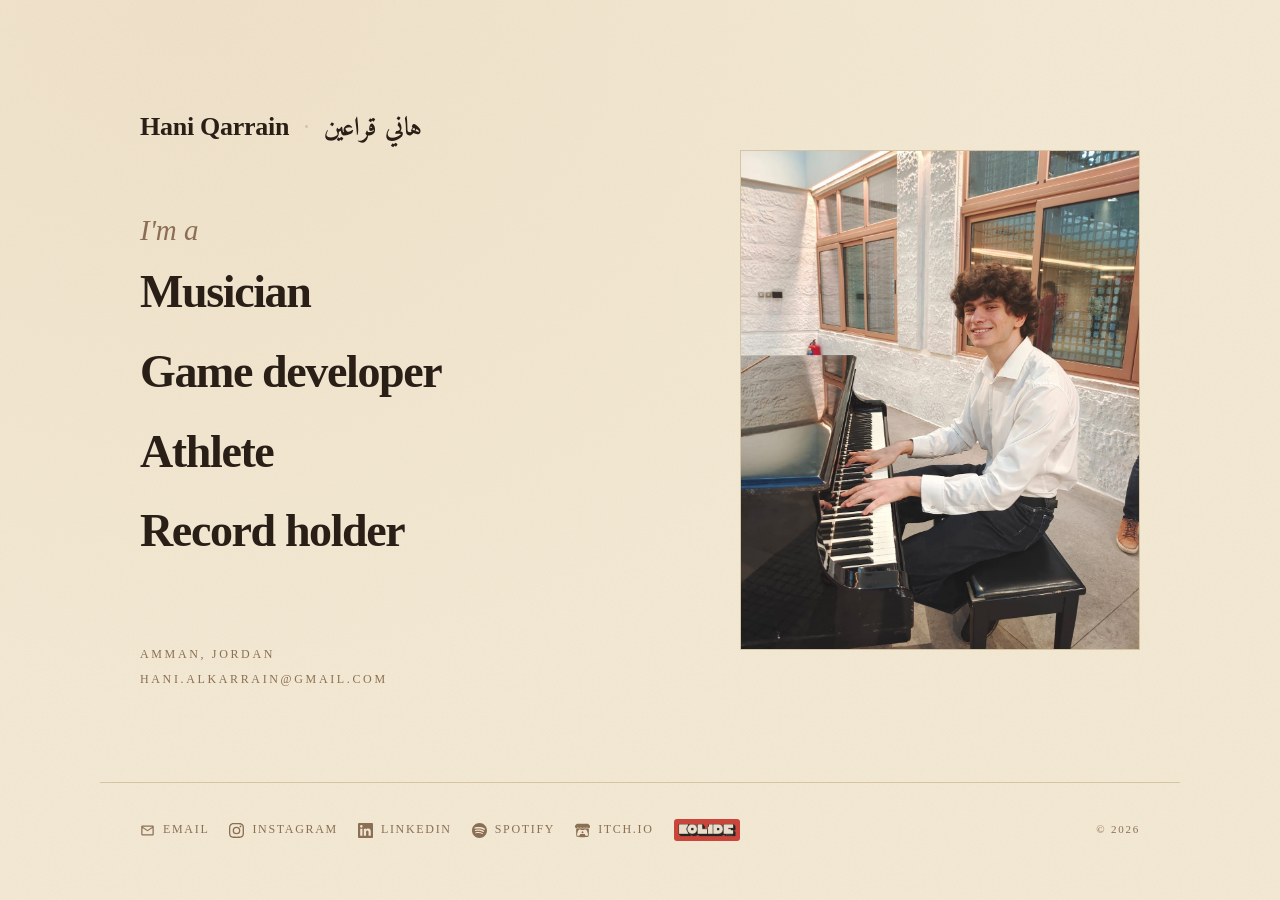
<file: index.html>
<!DOCTYPE html>
<html lang="en">
<head>
  <meta charset="UTF-8">
  <meta name="viewport" content="width=device-width, initial-scale=1.0">
  <title>Hani Qarrain</title>
  <meta name="description" content="Hani Qarrain (also known as Hani AlKarrain) — musician, game developer, athlete, national record holder. Amman, Jordan.">
  <link rel="canonical" href="https://haniqarrain.com/">
  <meta property="og:type" content="website">
  <meta property="og:title" content="Hani Qarrain">
  <meta property="og:description" content="Hani Qarrain (also known as Hani AlKarrain) — musician, game developer, athlete, national record holder. Amman, Jordan.">
  <meta property="og:url" content="https://haniqarrain.com/">
  <meta property="og:image" content="https://haniqarrain.com/images/hani%20pgc.jpg">
  <link rel="preconnect" href="https://fonts.googleapis.com">
  <link rel="preconnect" href="https://fonts.gstatic.com" crossorigin>
  <link href="https://fonts.googleapis.com/css2?family=Amiri:wght@400;700&display=swap" rel="stylesheet">
  <link rel="stylesheet" href="styles.css">
  <script type="application/ld+json">
  {
    "@context": "https://schema.org",
    "@type": "Person",
    "@id": "https://haniqarrain.com/#person",
    "name": "Hani Qarrain",
    "alternateName": ["Hani AlKarrain", "Hani Al-Qarrain", "Hani Alqarrain", "هاني قراعين"],
    "url": "https://haniqarrain.com/",
    "homeLocation": { "@type": "Place", "name": "Amman, Jordan" },
    "jobTitle": ["Musician", "Game Developer", "Professional Volleyball Player"],
    "worksFor": {
      "@type": "Organization",
      "name": "Kolide Studio",
      "url": "https://kolidestudio.com/",
      "founder": { "@id": "https://haniqarrain.com/#person" }
    },
    "sameAs": [
      "https://www.instagram.com/hani.qarrain/",
      "https://www.linkedin.com/in/hani-alkarrain/",
      "https://open.spotify.com/artist/5ytRceMDhYSSbVmnClT3US",
      "https://hani-qarrain.itch.io/"
    ]
  }
  </script>
</head>
<body>

<main class="hero">
  <div>
    <div class="signature">
      <span class="sig-en">Hani Qarrain</span>
      <span class="sig-div" aria-hidden="true">·</span>
      <span class="sig-ar" dir="rtl" lang="ar">هاني قراعين</span>
    </div>

    <p class="lede">I'm a</p>

    <nav class="roles">
      <a class="role" data-role="music" href="music.html">
        <img class="role-thumb" src="images/music-1.jpg" alt="" style="object-position: center 20%;">
        <span class="role-name display">Musician</span>
        <span class="role-meta">Piano · Production · Composition</span>
      </a>

      <a class="role" data-role="games" href="games.html">
        <img class="role-thumb" src="images/hani pgc.jpg" alt="" style="object-position: center 35%;">
        <span class="role-name display">Game developer</span>
        <span class="role-meta">Steam · App Store · Itch</span>
      </a>

      <a class="role" data-role="athlete" href="athlete.html">
        <img class="role-thumb" src="images/vb-naji.PNG" alt="" style="object-position: center 40%;">
        <span class="role-name display">Athlete</span>
        <span class="role-meta">Volleyball · Middle Blocker</span>
      </a>

      <a class="role" data-role="record" href="record-holder.html">
        <img class="role-thumb" src="images/cubing-3x3 (1).jpg" alt="" style="object-position: center 50%;">
        <span class="role-name display">Record holder</span>
        <span class="role-meta">Speedcubing · Chess</span>
      </a>
    </nav>

    <p class="whereabouts">
      Amman, Jordan
      <a href="mailto:Hani.AlKarrain@gmail.com">Hani.AlKarrain@gmail.com</a>
    </p>
  </div>

  <div class="stage" aria-hidden="true">
    <img data-role="music" src="images/music-1.jpg" alt="" style="object-position: center 20%;">
    <img data-role="games" src="images/hani pgc.jpg" alt="" style="object-position: 38% 35%;">
    <img data-role="athlete" src="images/vb-naji.PNG" alt="" style="object-position: center 40%;">
    <img data-role="record" src="images/cubing-3x3 (1).jpg" alt="" style="object-position: 40% 50%;">
  </div>
</main>

<footer class="site-foot">
  <div class="foot-links">
    <a class="fl-email" href="mailto:Hani.AlKarrain@gmail.com">Email</a>
    <a class="fl-ig" href="https://www.instagram.com/hani.qarrain/" target="_blank" rel="noopener">Instagram</a>
    <a class="fl-li" href="https://www.linkedin.com/in/hani-alkarrain/" target="_blank" rel="noopener">LinkedIn</a>
    <a class="fl-sp" href="https://open.spotify.com/artist/5ytRceMDhYSSbVmnClT3US" target="_blank" rel="noopener">Spotify</a>
    <a class="fl-itch" href="https://hani-qarrain.itch.io/" target="_blank" rel="noopener">Itch.io</a>
    <a class="fl-kolide" href="https://kolidestudio.com/" target="_blank" rel="noopener"><img src="images/Kolide Logo 3x1.png" alt="Kolide Studio"></a>
  </div>
  <p class="foot-note">© 2026</p>
</footer>

</body>
</html>
</file>
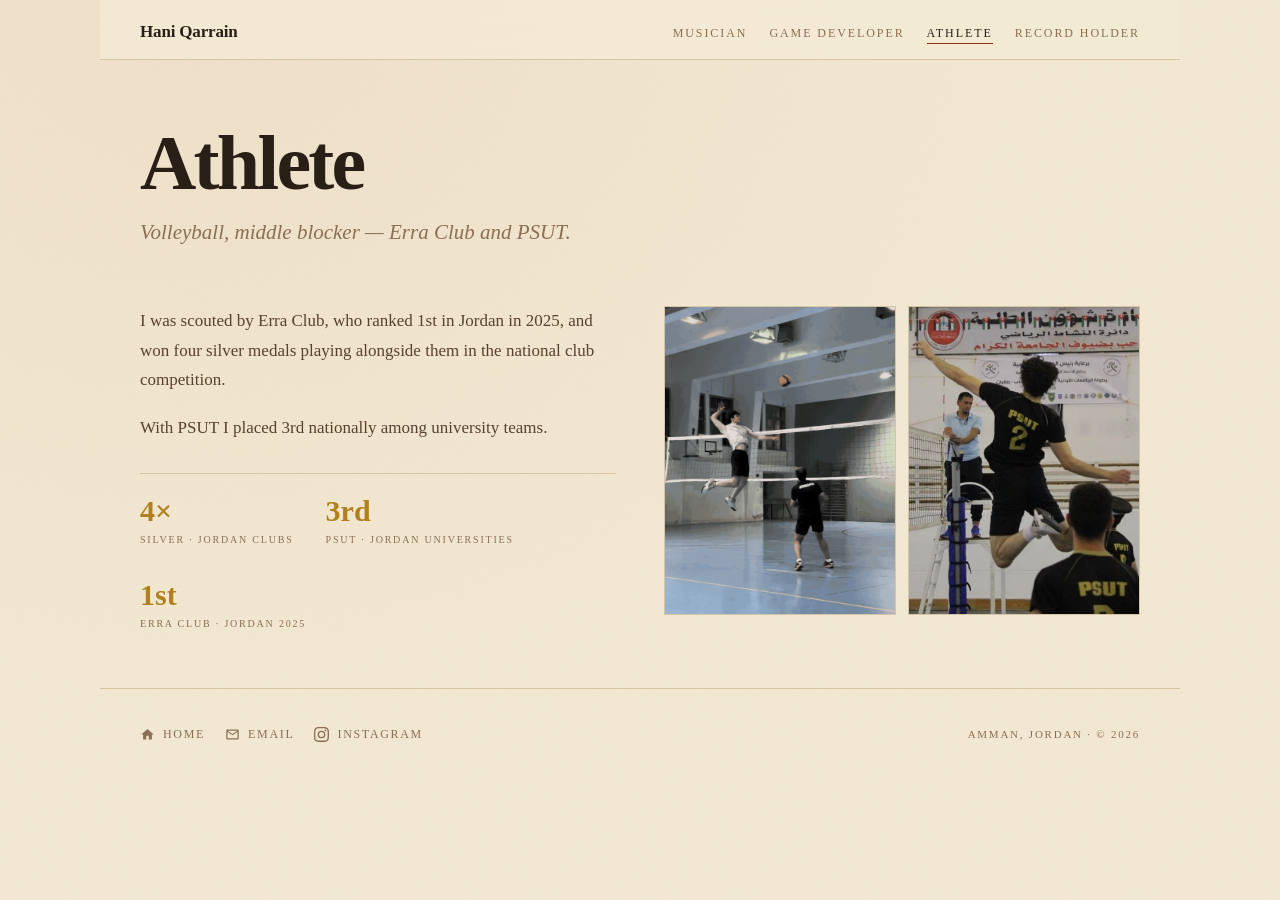
<file: athlete.html>
<!DOCTYPE html>
<html lang="en">
<head>
  <meta charset="UTF-8">
  <meta name="viewport" content="width=device-width, initial-scale=1.0">
  <title>Athlete — Hani Qarrain</title>
  <meta name="description" content="Hani Qarrain — volleyball middle blocker for Erra Club and PSUT, Amman, Jordan.">
  <link rel="canonical" href="https://haniqarrain.com/athlete.html">
  <meta property="og:type" content="website">
  <meta property="og:title" content="Athlete — Hani Qarrain">
  <meta property="og:description" content="Hani Qarrain — volleyball middle blocker for Erra Club and PSUT, Amman, Jordan.">
  <meta property="og:url" content="https://haniqarrain.com/athlete.html">
  <meta property="og:image" content="https://haniqarrain.com/images/vb-naji.PNG">
  <link rel="preconnect" href="https://fonts.googleapis.com">
  <link rel="preconnect" href="https://fonts.gstatic.com" crossorigin>
  <link href="https://fonts.googleapis.com/css2?family=Amiri:wght@400;700&display=swap" rel="stylesheet">
  <link rel="stylesheet" href="styles.css">
</head>
<body>

<header class="topbar">
  <a class="home" href="index.html">Hani Qarrain</a>
  <nav class="topnav">
    <a href="music.html">Musician</a>
    <a href="games.html">Game developer</a>
    <a href="athlete.html" class="is-current">Athlete</a>
    <a href="record-holder.html">Record holder</a>
  </nav>
</header>

<div class="page-head">
  <h1 class="page-title">Athlete</h1>
  <p class="page-sub">Volleyball, middle blocker — Erra Club and PSUT.</p>
</div>

<section class="block">
  <div class="split">
    <div class="prose">
      <p>I was scouted by Erra Club, who ranked 1st in Jordan in 2025, and won four silver medals playing alongside them in the national club competition.</p>
      <p>With PSUT I placed 3rd nationally among university teams.</p>

      <div class="stats">
        <div class="stat">
          <span class="num">4×</span>
          <span class="lbl">Silver · Jordan clubs</span>
        </div>
        <div class="stat">
          <span class="num">3rd</span>
          <span class="lbl">PSUT · Jordan universities</span>
        </div>
        <div class="stat">
          <span class="num">1st</span>
          <span class="lbl">Erra Club · Jordan 2025</span>
        </div>
      </div>
    </div>

    <div class="gallery">
      <img class="tall" src="images/vb-naji.PNG" alt="Spiking at the net" style="object-position: center 40%;">
      <img class="tall" src="images/volleyball-psut.JPG" alt="Playing for PSUT">
    </div>
  </div>
</section>

<footer class="site-foot">
  <div class="foot-links">
    <a class="fl-home" href="index.html">Home</a>
    <a class="fl-email" href="mailto:Hani.AlKarrain@gmail.com">Email</a>
    <a class="fl-ig" href="https://www.instagram.com/hani.qarrain/" target="_blank" rel="noopener">Instagram</a>
  </div>
  <p class="foot-note">Amman, Jordan · © 2026</p>
</footer>

</body>
</html>
</file>
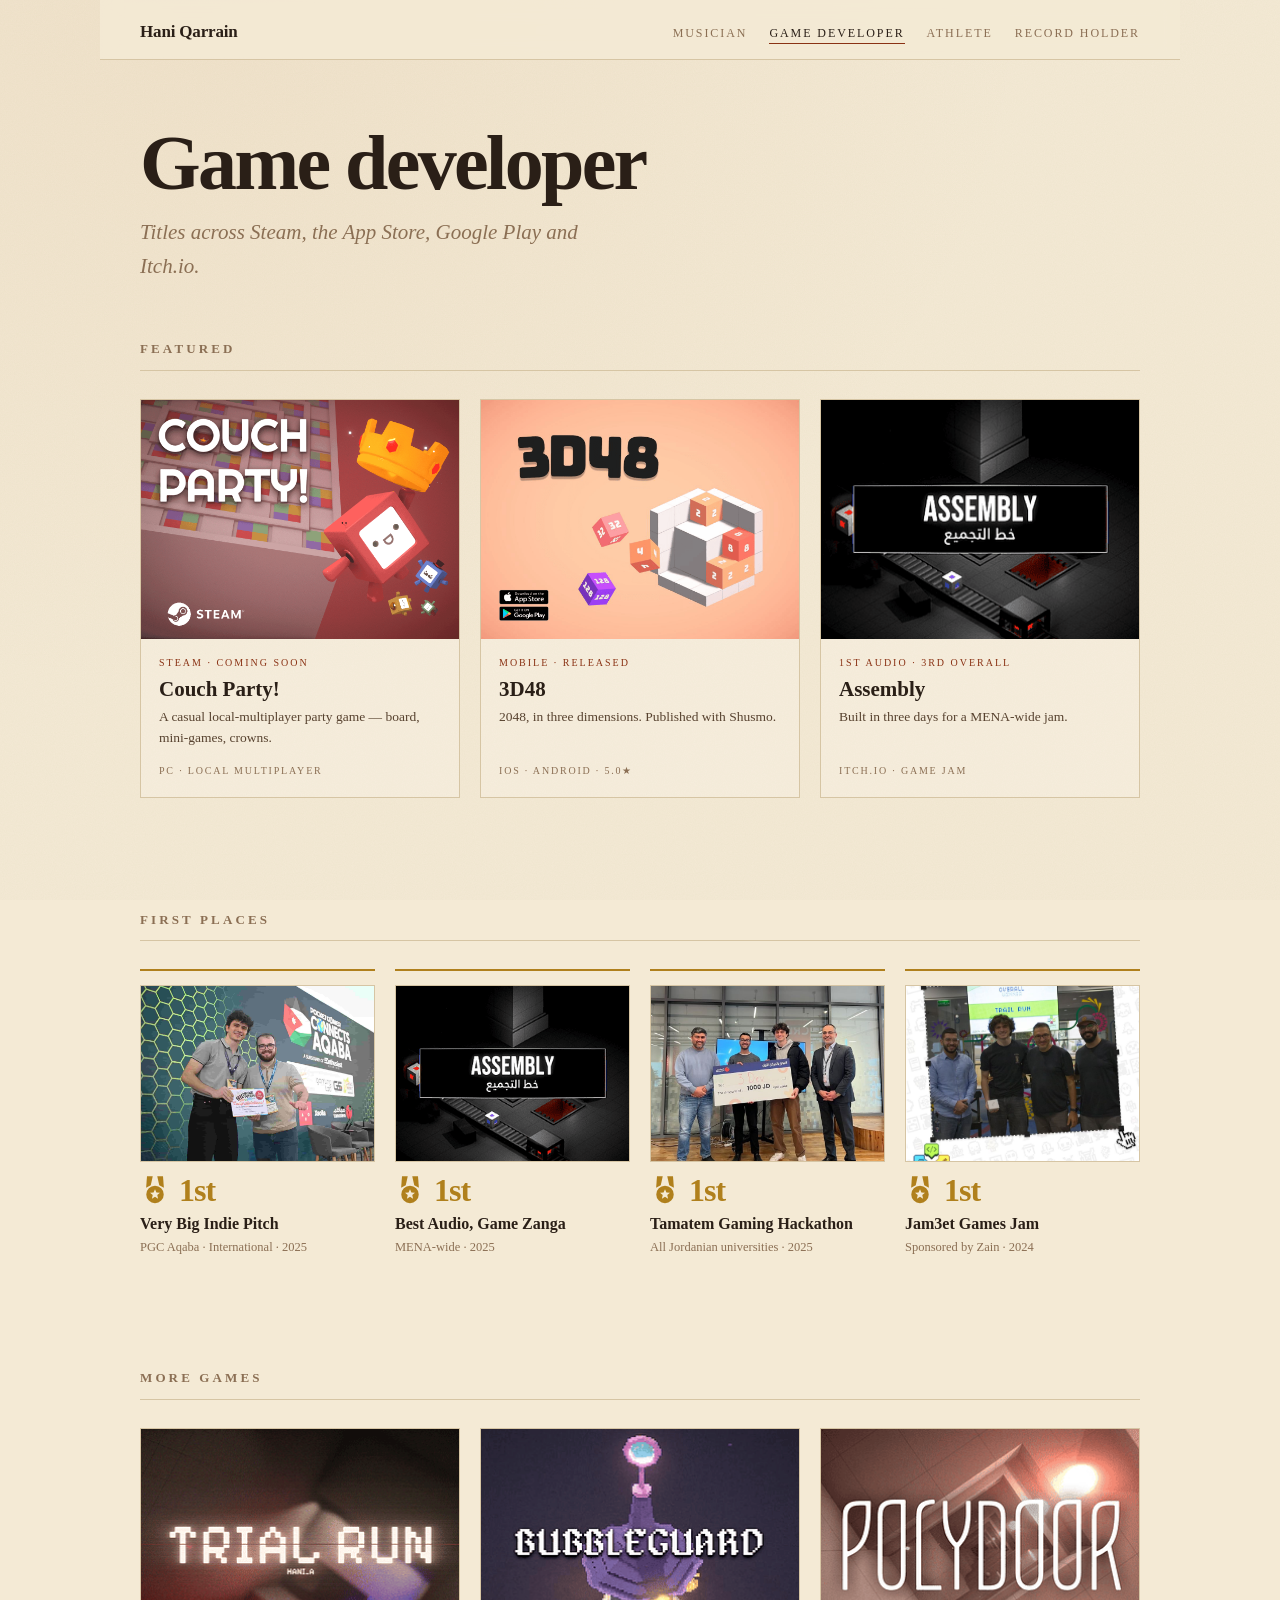
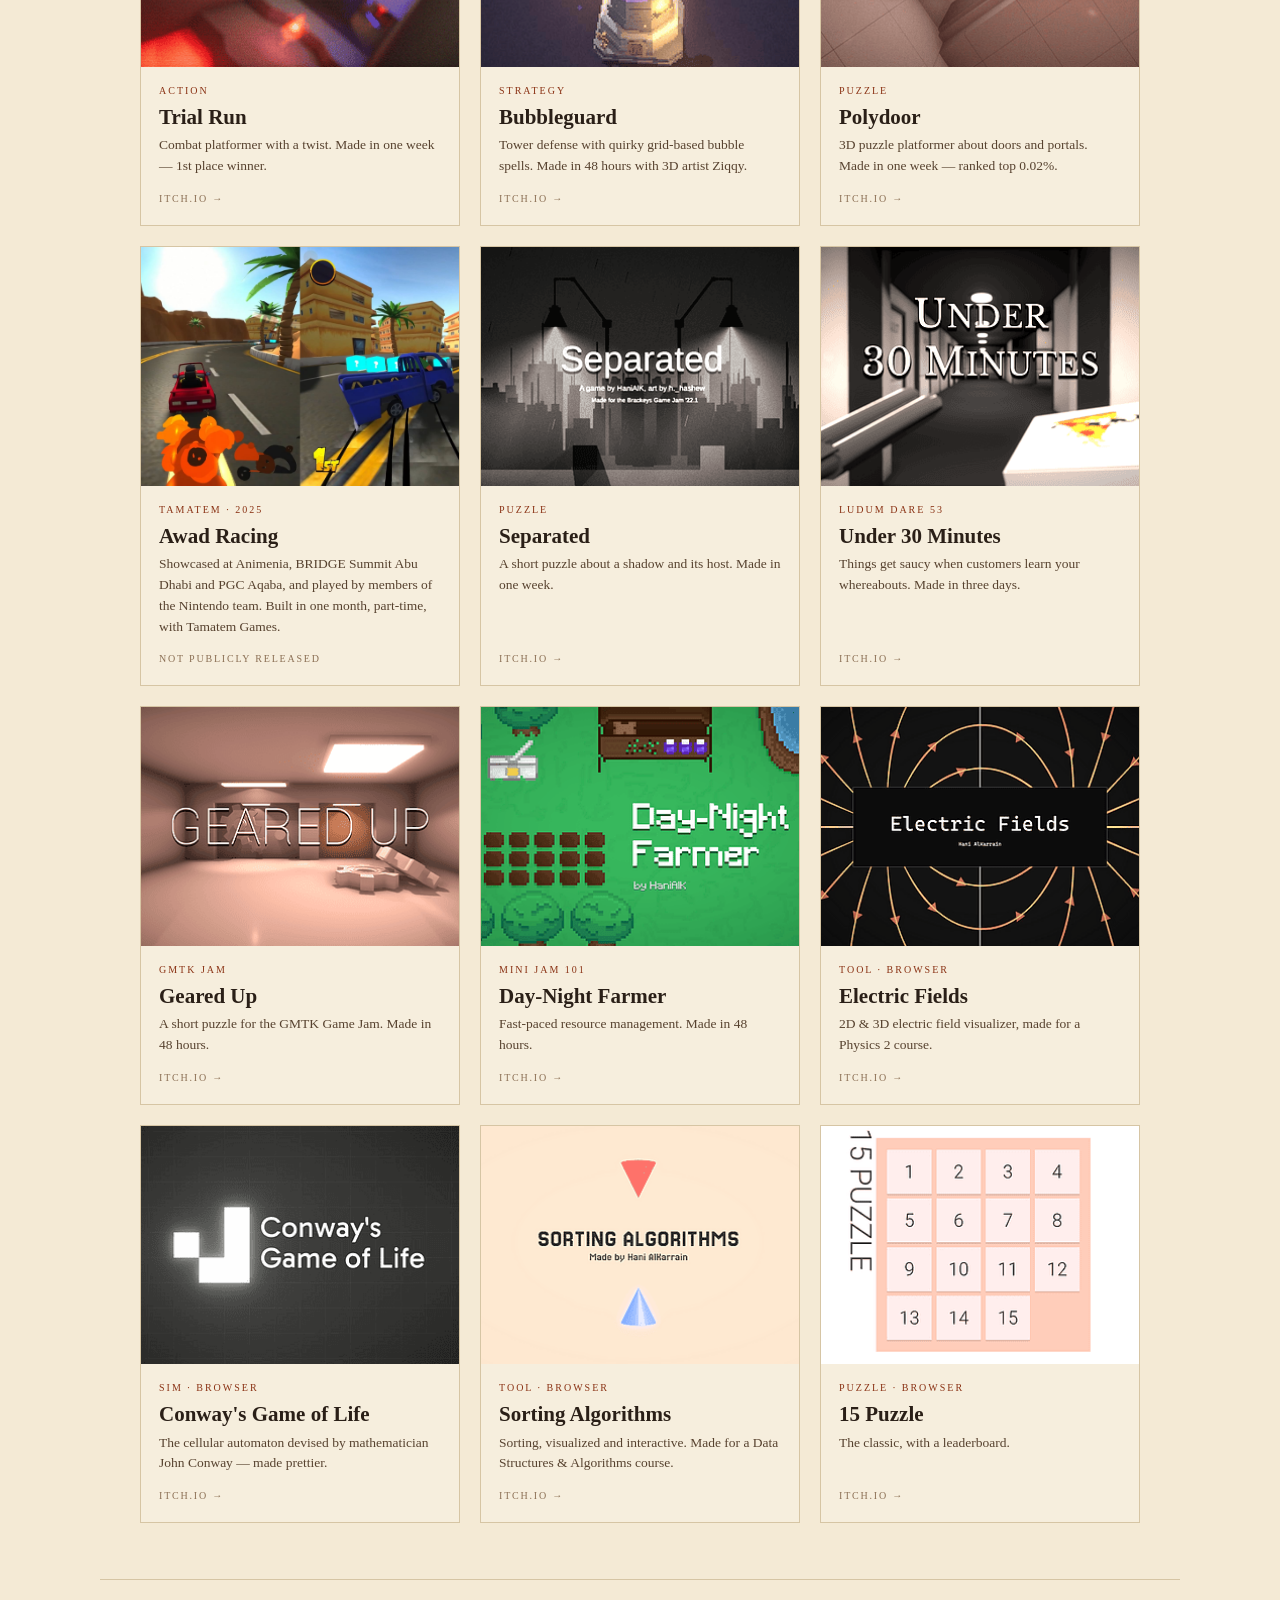
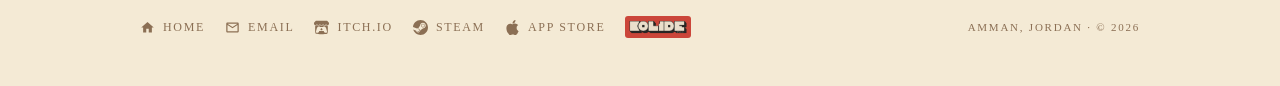
<file: games.html>
<!DOCTYPE html>
<html lang="en">
<head>
  <meta charset="UTF-8">
  <meta name="viewport" content="width=device-width, initial-scale=1.0">
  <title>Games — Hani Qarrain</title>
  <meta name="description" content="Games by Hani Qarrain — released on Steam, the App Store, Google Play and Itch.io.">
  <link rel="canonical" href="https://haniqarrain.com/games.html">
  <meta property="og:type" content="website">
  <meta property="og:title" content="Games — Hani Qarrain">
  <meta property="og:description" content="Games by Hani Qarrain — released on Steam, the App Store, Google Play and Itch.io.">
  <meta property="og:url" content="https://haniqarrain.com/games.html">
  <meta property="og:image" content="https://haniqarrain.com/images/hani%20pgc.jpg">
  <link rel="preconnect" href="https://fonts.googleapis.com">
  <link rel="preconnect" href="https://fonts.gstatic.com" crossorigin>
  <link href="https://fonts.googleapis.com/css2?family=Amiri:wght@400;700&display=swap" rel="stylesheet">
  <link rel="stylesheet" href="styles.css">
</head>
<body>

<header class="topbar">
  <a class="home" href="index.html">Hani Qarrain</a>
  <nav class="topnav">
    <a href="music.html">Musician</a>
    <a href="games.html" class="is-current">Game developer</a>
    <a href="athlete.html">Athlete</a>
    <a href="record-holder.html">Record holder</a>
  </nav>
</header>

<div class="page-head">
  <h1 class="page-title">Game developer</h1>
  <p class="page-sub">Titles across Steam, the App Store, Google Play and Itch.io.</p>
</div>

<section class="block">
  <h2 class="block-title">Featured</h2>
  <div class="cards">
    <a class="card" href="https://store.steampowered.com/app/3265580/Couch_Party/" target="_blank" rel="noopener">
      <div class="card-media"><img src="images/1200 900 Couch Party.png" alt="Couch Party!"></div>
      <div class="card-body">
        <div class="card-meta">Steam · Coming soon</div>
        <h3>Couch Party!</h3>
        <p>A casual local-multiplayer party game — board, mini-games, crowns.</p>
        <div class="card-foot">PC · Local multiplayer</div>
      </div>
    </a>

    <a class="card" href="https://apps.apple.com/jo/app/3d48/id6759066958" target="_blank" rel="noopener">
      <div class="card-media"><img src="images/3d48 1200x900 cover + store tags.png" alt="3D48"></div>
      <div class="card-body">
        <div class="card-meta">Mobile · Released</div>
        <h3>3D48</h3>
        <p>2048, in three dimensions. Published with Shusmo.</p>
        <div class="card-foot">iOS · Android · 5.0★</div>
      </div>
    </a>

    <a class="card" href="https://hani-qarrain.itch.io/assembly" target="_blank" rel="noopener">
      <div class="card-media"><img src="images/assembly.png" alt="Assembly"></div>
      <div class="card-body">
        <div class="card-meta">1st Audio · 3rd Overall</div>
        <h3>Assembly</h3>
        <p>Built in three days for a MENA-wide jam.</p>
        <div class="card-foot">Itch.io · Game jam</div>
      </div>
    </a>
  </div>
</section>

<section class="block">
  <h2 class="block-title">First places</h2>
  <div class="awards">
    <div class="award">
      <img src="images/hani pgc.jpg" alt="Very Big Indie Pitch at PGC Aqaba" style="object-position: center 35%;">
      <div class="place display">1st</div>
      <div class="what">Very Big Indie Pitch</div>
      <div class="where">PGC Aqaba · International · 2025</div>
    </div>
    <div class="award">
      <img src="images/assembly.png" alt="Best Audio, Game Zanga">
      <div class="place display">1st</div>
      <div class="what">Best Audio, Game Zanga</div>
      <div class="where">MENA-wide · 2025</div>
    </div>
    <div class="award">
      <img src="images/tamatem jam win.jpg" alt="Tamatem Gaming Hackathon">
      <div class="place display">1st</div>
      <div class="what">Tamatem Gaming Hackathon</div>
      <div class="where">All Jordanian universities · 2025</div>
    </div>
    <div class="award">
      <img src="images/j3g sept winner.jpg" alt="Jam3et Games Jam">
      <div class="place display">1st</div>
      <div class="what">Jam3et Games Jam</div>
      <div class="where">Sponsored by Zain · 2024</div>
    </div>
  </div>
</section>

<section class="block">
  <h2 class="block-title">More games</h2>
  <div class="cards">
    <a class="card" href="https://hani-qarrain.itch.io/trial-run" target="_blank" rel="noopener">
      <div class="card-media"><img src="images/trial-run.png" alt="Trial Run"></div>
      <div class="card-body">
        <div class="card-meta">Action</div>
        <h3>Trial Run</h3>
        <p>Combat platformer with a twist. Made in one week — 1st place winner.</p>
        <div class="card-foot">Itch.io →</div>
      </div>
    </a>

    <a class="card" href="https://hani-qarrain.itch.io/bubblegaurd" target="_blank" rel="noopener">
      <div class="card-media"><img src="images/bubbleguard.png" alt="Bubbleguard"></div>
      <div class="card-body">
        <div class="card-meta">Strategy</div>
        <h3>Bubbleguard</h3>
        <p>Tower defense with quirky grid-based bubble spells. Made in 48 hours with 3D artist Ziqqy.</p>
        <div class="card-foot">Itch.io →</div>
      </div>
    </a>

    <a class="card" href="https://hani-qarrain.itch.io/polydoor" target="_blank" rel="noopener">
      <div class="card-media"><img src="images/polydoor.png" alt="Polydoor"></div>
      <div class="card-body">
        <div class="card-meta">Puzzle</div>
        <h3>Polydoor</h3>
        <p>3D puzzle platformer about doors and portals. Made in one week — ranked top 0.02%.</p>
        <div class="card-foot">Itch.io →</div>
      </div>
    </a>

    <div class="card">
      <div class="card-media"><img src="images/awad racing scs_1.1.1.jpg" alt="Awad Racing"></div>
      <div class="card-body">
        <div class="card-meta">Tamatem · 2025</div>
        <h3>Awad Racing</h3>
        <p>Showcased at Animenia, BRIDGE Summit Abu Dhabi and PGC Aqaba, and played by members of the Nintendo team. Built in one month, part-time, with Tamatem Games.</p>
        <div class="card-foot">Not publicly released</div>
      </div>
    </div>

    <a class="card" href="https://hani-qarrain.itch.io/separated" target="_blank" rel="noopener">
      <div class="card-media"><img src="images/separated.png" alt="Separated"></div>
      <div class="card-body">
        <div class="card-meta">Puzzle</div>
        <h3>Separated</h3>
        <p>A short puzzle about a shadow and its host. Made in one week.</p>
        <div class="card-foot">Itch.io →</div>
      </div>
    </a>

    <a class="card" href="https://hani-qarrain.itch.io/under-30-minutes" target="_blank" rel="noopener">
      <div class="card-media"><img src="images/under-30-minutes.png" alt="Under 30 Minutes"></div>
      <div class="card-body">
        <div class="card-meta">Ludum Dare 53</div>
        <h3>Under 30 Minutes</h3>
        <p>Things get saucy when customers learn your whereabouts. Made in three days.</p>
        <div class="card-foot">Itch.io →</div>
      </div>
    </a>

    <a class="card" href="https://hani-qarrain.itch.io/geared-up" target="_blank" rel="noopener">
      <div class="card-media"><img src="images/geared-up.png" alt="Geared Up"></div>
      <div class="card-body">
        <div class="card-meta">GMTK Jam</div>
        <h3>Geared Up</h3>
        <p>A short puzzle for the GMTK Game Jam. Made in 48 hours.</p>
        <div class="card-foot">Itch.io →</div>
      </div>
    </a>

    <a class="card" href="https://hani-qarrain.itch.io/day-night-farmer" target="_blank" rel="noopener">
      <div class="card-media"><img src="images/day-night-farmer.png" alt="Day-Night Farmer"></div>
      <div class="card-body">
        <div class="card-meta">Mini Jam 101</div>
        <h3>Day-Night Farmer</h3>
        <p>Fast-paced resource management. Made in 48 hours.</p>
        <div class="card-foot">Itch.io →</div>
      </div>
    </a>

    <a class="card" href="https://hani-qarrain.itch.io/electric-fields" target="_blank" rel="noopener">
      <div class="card-media"><img src="images/electric-fields.png" alt="Electric Fields"></div>
      <div class="card-body">
        <div class="card-meta">Tool · Browser</div>
        <h3>Electric Fields</h3>
        <p>2D &amp; 3D electric field visualizer, made for a Physics 2 course.</p>
        <div class="card-foot">Itch.io →</div>
      </div>
    </a>

    <a class="card" href="https://hani-qarrain.itch.io/conways-game-of-life" target="_blank" rel="noopener">
      <div class="card-media"><img src="images/game-of-life.png" alt="Conway's Game of Life"></div>
      <div class="card-body">
        <div class="card-meta">Sim · Browser</div>
        <h3>Conway's Game of Life</h3>
        <p>The cellular automaton devised by mathematician John Conway — made prettier.</p>
        <div class="card-foot">Itch.io →</div>
      </div>
    </a>

    <a class="card" href="https://hani-qarrain.itch.io/sorting-algorithms" target="_blank" rel="noopener">
      <div class="card-media"><img src="images/sorting-algorithms.png" alt="Sorting Algorithms"></div>
      <div class="card-body">
        <div class="card-meta">Tool · Browser</div>
        <h3>Sorting Algorithms</h3>
        <p>Sorting, visualized and interactive. Made for a Data Structures &amp; Algorithms course.</p>
        <div class="card-foot">Itch.io →</div>
      </div>
    </a>

    <a class="card" href="https://hani-qarrain.itch.io/15-puzzle" target="_blank" rel="noopener">
      <div class="card-media"><img src="images/15-puzzle.png" alt="15 Puzzle"></div>
      <div class="card-body">
        <div class="card-meta">Puzzle · Browser</div>
        <h3>15 Puzzle</h3>
        <p>The classic, with a leaderboard.</p>
        <div class="card-foot">Itch.io →</div>
      </div>
    </a>
  </div>
</section>

<footer class="site-foot">
  <div class="foot-links">
    <a class="fl-home" href="index.html">Home</a>
    <a class="fl-email" href="mailto:Hani.AlKarrain@gmail.com">Email</a>
    <a class="fl-itch" href="https://hani-qarrain.itch.io/" target="_blank" rel="noopener">Itch.io</a>
    <a class="fl-steam" href="https://store.steampowered.com/app/3265580/Couch_Party/" target="_blank" rel="noopener">Steam</a>
    <a class="fl-apple" href="https://apps.apple.com/jo/app/3d48/id6759066958" target="_blank" rel="noopener">App Store</a>
    <a class="fl-kolide" href="https://kolidestudio.com/" target="_blank" rel="noopener"><img src="images/Kolide Logo 3x1.png" alt="Kolide Studio"></a>
  </div>
  <p class="foot-note">Amman, Jordan · © 2026</p>
</footer>

</body>
</html>
</file>
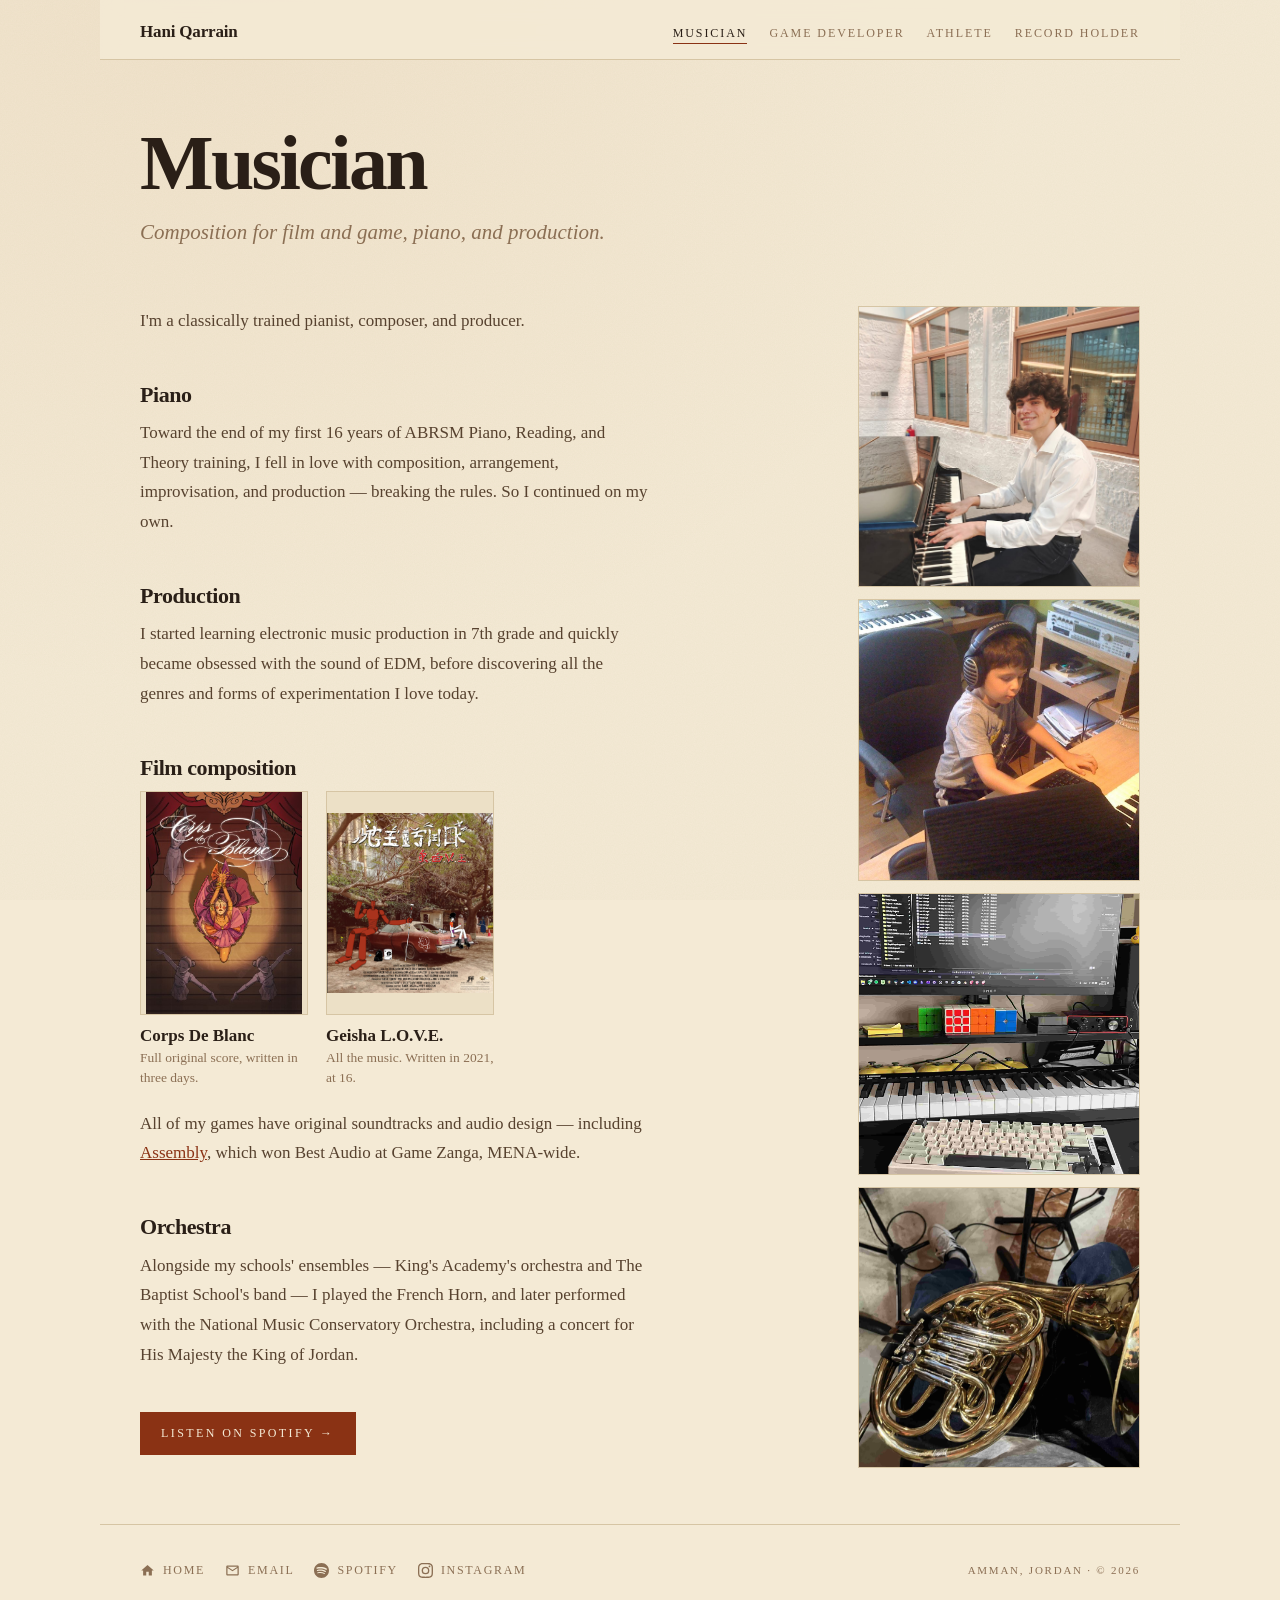
<file: music.html>
<!DOCTYPE html>
<html lang="en">
<head>
  <meta charset="UTF-8">
  <meta name="viewport" content="width=device-width, initial-scale=1.0">
  <title>Music — Hani Qarrain</title>
  <meta name="description" content="Hani Qarrain — classically trained pianist, composer and producer based in Amman, Jordan.">
  <link rel="canonical" href="https://haniqarrain.com/music.html">
  <meta property="og:type" content="website">
  <meta property="og:title" content="Music — Hani Qarrain">
  <meta property="og:description" content="Hani Qarrain — classically trained pianist, composer and producer based in Amman, Jordan.">
  <meta property="og:url" content="https://haniqarrain.com/music.html">
  <meta property="og:image" content="https://haniqarrain.com/images/music-1.jpg">
  <link rel="preconnect" href="https://fonts.googleapis.com">
  <link rel="preconnect" href="https://fonts.gstatic.com" crossorigin>
  <link href="https://fonts.googleapis.com/css2?family=Amiri:wght@400;700&display=swap" rel="stylesheet">
  <link rel="stylesheet" href="styles.css">
</head>
<body>

<header class="topbar">
  <a class="home" href="index.html">Hani Qarrain</a>
  <nav class="topnav">
    <a href="music.html" class="is-current">Musician</a>
    <a href="games.html">Game developer</a>
    <a href="athlete.html">Athlete</a>
    <a href="record-holder.html">Record holder</a>
  </nav>
</header>

<div class="page-head">
  <h1 class="page-title">Musician</h1>
  <p class="page-sub">Composition for film and game, piano, and production.</p>
</div>

<section class="block">
  <div class="split media-narrow">
    <div class="column">
      <p>I'm a classically trained pianist, composer, and producer.</p>

      <h2 class="sec">Piano</h2>
      <p>Toward the end of my first 16 years of ABRSM Piano, Reading, and Theory training, I fell in love with composition, arrangement, improvisation, and production — breaking the rules. So I continued on my own.</p>

      <h2 class="sec">Production</h2>
      <p>I started learning electronic music production in 7th grade and quickly became obsessed with the sound of EDM, before discovering all the genres and forms of experimentation I love today.</p>

      <h2 class="sec">Film composition</h2>
      <div class="films">
        <div class="film">
          <a href="https://open.spotify.com/album/2OefDQUc0SDE13JEf9unmO" target="_blank" rel="noopener">
            <img src="images/corps de blanc poster.jpg" alt="Corps De Blanc poster">
          </a>
          <strong><a href="https://open.spotify.com/album/2OefDQUc0SDE13JEf9unmO" target="_blank" rel="noopener">Corps De Blanc</a></strong>
          <span>Full original score, written in three days.</span>
        </div>
        <div class="film">
          <a href="https://www.imdb.com/title/tt21255614/" target="_blank" rel="noopener">
            <img src="images/geisha love poster.png" alt="Geisha L.O.V.E. poster">
          </a>
          <strong><a href="https://www.imdb.com/title/tt21255614/" target="_blank" rel="noopener">Geisha L.O.V.E.</a></strong>
          <span>All the music. Written in 2021, at 16.</span>
        </div>
      </div>
      <p>All of my games have original soundtracks and audio design — including <a href="https://open.spotify.com/album/2bYi4W3oYsj0IQcJyukt8q" target="_blank" rel="noopener">Assembly</a>, which won Best Audio at Game Zanga, MENA-wide.</p>

      <h2 class="sec">Orchestra</h2>
      <p>Alongside my schools' ensembles — King's Academy's orchestra and The Baptist School's band — I played the French Horn, and later performed with the National Music Conservatory Orchestra, including a concert for His Majesty the King of Jordan.</p>

      <a class="cta" href="https://open.spotify.com/artist/5ytRceMDhYSSbVmnClT3US" target="_blank" rel="noopener">Listen on Spotify →</a>
    </div>

    <div class="gallery one">
      <img src="images/music-1.jpg" alt="Playing a grand piano" style="object-position: center 20%;">
      <img src="images/baby hani keyboard.jpg" alt="Playing keyboard as a child">
      <img src="images/desk pic (1).jpg" alt="Studio desk with keyboard and monitors">
      <img src="images/music-2.jpg" alt="Performing">
    </div>
  </div>
</section>

<footer class="site-foot">
  <div class="foot-links">
    <a class="fl-home" href="index.html">Home</a>
    <a class="fl-email" href="mailto:Hani.AlKarrain@gmail.com">Email</a>
    <a class="fl-sp" href="https://open.spotify.com/artist/5ytRceMDhYSSbVmnClT3US" target="_blank" rel="noopener">Spotify</a>
    <a class="fl-ig" href="https://www.instagram.com/hani.qarrain/" target="_blank" rel="noopener">Instagram</a>
  </div>
  <p class="foot-note">Amman, Jordan · © 2026</p>
</footer>

</body>
</html>
</file>
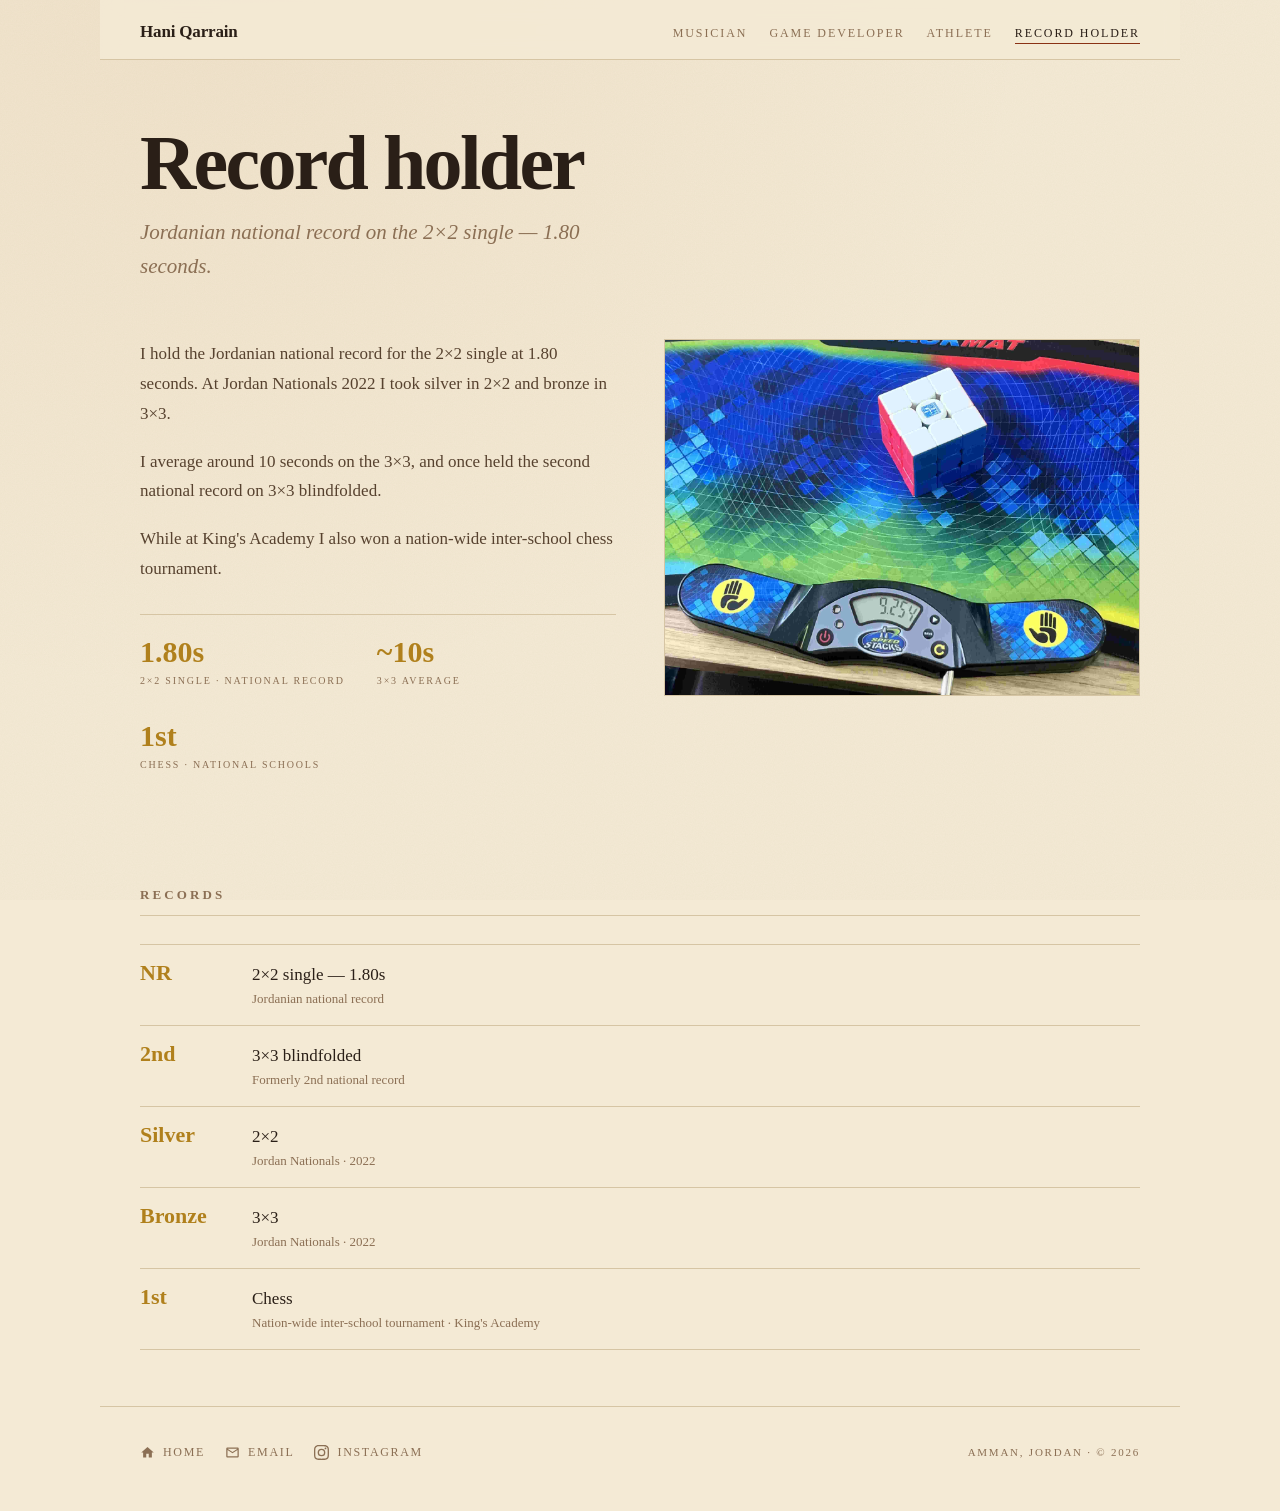
<file: record-holder.html>
<!DOCTYPE html>
<html lang="en">
<head>
  <meta charset="UTF-8">
  <meta name="viewport" content="width=device-width, initial-scale=1.0">
  <title>Record holder — Hani Qarrain</title>
  <meta name="description" content="Hani Qarrain — Jordanian national record holder, 2×2 speedcubing single.">
  <link rel="canonical" href="https://haniqarrain.com/record-holder.html">
  <meta property="og:type" content="website">
  <meta property="og:title" content="Record holder — Hani Qarrain">
  <meta property="og:description" content="Hani Qarrain — Jordanian national record holder, 2×2 speedcubing single.">
  <meta property="og:url" content="https://haniqarrain.com/record-holder.html">
  <meta property="og:image" content="https://haniqarrain.com/images/cubing-3x3%20(1).jpg">
  <link rel="preconnect" href="https://fonts.googleapis.com">
  <link rel="preconnect" href="https://fonts.gstatic.com" crossorigin>
  <link href="https://fonts.googleapis.com/css2?family=Amiri:wght@400;700&display=swap" rel="stylesheet">
  <link rel="stylesheet" href="styles.css">
</head>
<body>

<header class="topbar">
  <a class="home" href="index.html">Hani Qarrain</a>
  <nav class="topnav">
    <a href="music.html">Musician</a>
    <a href="games.html">Game developer</a>
    <a href="athlete.html">Athlete</a>
    <a href="record-holder.html" class="is-current">Record holder</a>
  </nav>
</header>

<div class="page-head">
  <h1 class="page-title">Record holder</h1>
  <p class="page-sub">Jordanian national record on the 2×2 single — 1.80 seconds.</p>
</div>

<section class="block">
  <div class="split">
    <div class="prose">
      <p>I hold the Jordanian national record for the 2×2 single at 1.80 seconds. At Jordan Nationals 2022 I took silver in 2×2 and bronze in 3×3.</p>
      <p>I average around 10 seconds on the 3×3, and once held the second national record on 3×3 blindfolded.</p>
      <p>While at King's Academy I also won a nation-wide inter-school chess tournament.</p>

      <div class="stats">
        <div class="stat">
          <span class="num">1.80s</span>
          <span class="lbl">2×2 single · National record</span>
        </div>
        <div class="stat">
          <span class="num">~10s</span>
          <span class="lbl">3×3 average</span>
        </div>
        <div class="stat">
          <span class="num">1st</span>
          <span class="lbl">Chess · National schools</span>
        </div>
      </div>
    </div>

    <div class="gallery">
      <img src="images/cubing-3x3 (1).jpg" alt="Cube and Stackmat timer">
    </div>
  </div>
</section>

<section class="block">
  <h2 class="block-title">Records</h2>
  <div class="records">
    <div class="record">
      <div class="rk display">NR</div>
      <div class="rd">
        <strong>2×2 single — 1.80s</strong>
        <span>Jordanian national record</span>
      </div>
    </div>
    <div class="record">
      <div class="rk display">2nd</div>
      <div class="rd">
        <strong>3×3 blindfolded</strong>
        <span>Formerly 2nd national record</span>
      </div>
    </div>
    <div class="record">
      <div class="rk display">Silver</div>
      <div class="rd">
        <strong>2×2</strong>
        <span>Jordan Nationals · 2022</span>
      </div>
    </div>
    <div class="record">
      <div class="rk display">Bronze</div>
      <div class="rd">
        <strong>3×3</strong>
        <span>Jordan Nationals · 2022</span>
      </div>
    </div>
    <div class="record">
      <div class="rk display">1st</div>
      <div class="rd">
        <strong>Chess</strong>
        <span>Nation-wide inter-school tournament · King's Academy</span>
      </div>
    </div>
  </div>
</section>

<footer class="site-foot">
  <div class="foot-links">
    <a class="fl-home" href="index.html">Home</a>
    <a class="fl-email" href="mailto:Hani.AlKarrain@gmail.com">Email</a>
    <a class="fl-ig" href="https://www.instagram.com/hani.qarrain/" target="_blank" rel="noopener">Instagram</a>
  </div>
  <p class="foot-note">Amman, Jordan · © 2026</p>
</footer>

</body>
</html>
</file>
<file: styles.css>
/* ===================================================================
   Hani Qarrain — portfolio
   Warm paper, Georgia throughout, Amiri for the Arabic name. One stylesheet for all pages.
   =================================================================== */

:root {
  --paper: #f4ead5;
  --paper-2: #ece0c6;
  --ink: #2a1f17;
  --ink-2: #57422f;
  --ink-3: #8b6f54;
  --line: #d6c5a4;
  /* Colour roles, applied consistently across every page:
     --accent-2  emphasis at rest — links, eyebrows, buttons, key labels
     --accent    hover / active only, never a resting state
     --gold      achievement figures only — placings, records, stats
     --wash      the translucent lift used on cards, so paper grain shows through */
  --accent: #b8471f;
  --accent-2: #8a3214;
  --gold: #b0801c;
  --wash: rgba(255, 255, 255, 0.18);
  --paper-veil: rgba(244, 234, 213, 0.85); /* --paper, translucent, for the sticky bar */
  --wrap: 1080px;
  --pad: 40px;
}

* { box-sizing: border-box; margin: 0; padding: 0; }

body {
  font-family: Georgia, 'Times New Roman', serif;
  background: var(--paper);
  color: var(--ink);
  font-size: 17px;
  line-height: 1.6;
  background-image:
    radial-gradient(ellipse at 15% 0%, rgba(185, 120, 60, 0.07) 0%, transparent 55%),
    url("data:image/svg+xml;utf8,<svg xmlns='http://www.w3.org/2000/svg' width='200' height='200'><filter id='n'><feTurbulence type='fractalNoise' baseFrequency='0.9' numOctaves='2'/><feColorMatrix values='0 0 0 0 0.3 0 0 0 0 0.2 0 0 0 0 0.1 0 0 0 0.05 0'/></filter><rect width='100%25' height='100%25' filter='url(%23n)'/></svg>");
  background-attachment: fixed;
  -webkit-font-smoothing: antialiased;
}

::selection { background: var(--accent); color: var(--paper); }

.display {
  font-family: Georgia, serif;
}

a { color: var(--accent-2); }
a:hover { color: var(--accent); }

img { display: block; max-width: 100%; }

.wrap { max-width: var(--wrap); margin: 0 auto; padding: 0 var(--pad); }

/* ============================================================
   LANDING
   ============================================================ */

.hero {
  min-height: calc(100svh - 118px); /* leave the footer just off the fold */
  max-width: var(--wrap);
  margin: 0 auto;
  padding: 5vh var(--pad) 3vh;
  display: grid;
  /* the frame sizes itself from viewport height; the text column takes what's left */
  grid-template-columns: 1fr auto;
  gap: 56px;
  align-items: center;
}

/* Both names sit on one baseline, same size and colour, as a single left-aligned unit */
.signature {
  margin-bottom: clamp(20px, 7vh, 76px);
  display: flex;
  align-items: baseline;
  gap: 14px;
  color: var(--ink);
  font-size: clamp(21px, 2.2vw, 26px);
  line-height: 1.2;
}
.sig-en {
  font-family: Georgia, serif;
  font-weight: 700;
  font-size: 1em;
  letter-spacing: -0.01em;
}
.sig-div { color: var(--line); font-size: 1em; }
.sig-ar {
  font-family: 'Amiri', serif;
  font-weight: 700;
  font-size: 1em;
}

.lede {
  font-family: Georgia, serif;
  font-weight: 300;
  font-style: italic;
  font-size: clamp(21px, 2.4vw, 29px);
  color: var(--ink-3);
  margin-bottom: 10px;
}

.roles { display: block; }

.role {
  display: block;
  text-decoration: none;
  color: var(--ink);
  padding: 4px 0 10px;
  transition: color 0.25s, transform 0.25s;
}
.role-name {
  display: block;
  font-family: Georgia, serif;
  font-weight: 700;
  font-size: clamp(30px, 4.2vw, 46px);
  line-height: 1.1;
  letter-spacing: -0.03em;
}
/* height is reserved so revealing the subtitle doesn't shift the stack */
.role-meta {
  display: block;
  height: 15px;
  font-size: 11px;
  letter-spacing: 0.16em;
  text-transform: uppercase;
  color: var(--ink-3);
  opacity: 0;
  transform: translateY(-4px);
  transition: opacity 0.25s, transform 0.25s;
  white-space: nowrap;
}
.role:hover,
.role:focus-visible { color: var(--accent); transform: translateX(4px); outline: none; }
.role:hover .role-meta,
.role:focus-visible .role-meta { opacity: 1; transform: translateY(0); }

.whereabouts {
  margin-top: clamp(20px, 7vh, 76px);
  font-size: 12px;
  letter-spacing: 0.22em;
  text-transform: uppercase;
  color: var(--ink-3);
}
.whereabouts a { display: block; color: var(--ink-3); text-decoration: none; margin-top: 6px; }
.whereabouts a:hover { color: var(--accent); }

/* The preview frame that reacts to whichever role is hovered */
/* Height comes from the viewport, width follows from the ratio — so a taller
   frame can never push the footer below the fold. */
.stage {
  position: relative;
  justify-self: end;
  height: min(calc(100svh - 270px), 500px);
  aspect-ratio: 4 / 5;
  width: auto;
  max-width: 100%;
  border: 1px solid var(--line);
  background: var(--paper-2);
  overflow: hidden;
}
.stage img {
  position: absolute;
  inset: 0;
  width: 100%;
  height: 100%;
  object-fit: cover;
  opacity: 0;
  transform: scale(1.04);
  transition: opacity 0.5s ease, transform 0.9s ease;
}
/* resting state: the first image holds the frame at full strength */
.hero:not(:has(.role:hover)):not(:has(.role:focus-visible)) .stage img[data-role="music"] {
  opacity: 1;
  transform: scale(1);
}
.hero:has(.role[data-role="music"]:hover) .stage img[data-role="music"],
.hero:has(.role[data-role="music"]:focus-visible) .stage img[data-role="music"],
.hero:has(.role[data-role="games"]:hover) .stage img[data-role="games"],
.hero:has(.role[data-role="games"]:focus-visible) .stage img[data-role="games"],
.hero:has(.role[data-role="athlete"]:hover) .stage img[data-role="athlete"],
.hero:has(.role[data-role="athlete"]:focus-visible) .stage img[data-role="athlete"],
.hero:has(.role[data-role="record"]:hover) .stage img[data-role="record"],
.hero:has(.role[data-role="record"]:focus-visible) .stage img[data-role="record"] {
  opacity: 1;
  transform: scale(1);
}

.role-thumb { display: none; }

/* ============================================================
   SUB-PAGE CHROME
   ============================================================ */

/* Sticky. Translucent rather than solid so the fixed background wash and grain
   carry through the bar instead of being covered by a flat strip. */
.topbar {
  position: sticky;
  top: 0;
  z-index: 10;
  background: var(--paper-veil);
  -webkit-backdrop-filter: blur(10px);
  backdrop-filter: blur(10px);
  max-width: var(--wrap);
  margin: 0 auto;
  padding: 18px var(--pad) 14px;
  display: flex;
  align-items: baseline;
  justify-content: space-between;
  gap: 24px;
  flex-wrap: wrap;
  border-bottom: 1px solid var(--line);
}
.home {
  font-family: Georgia, serif;
  font-weight: 700;
  font-size: 17px;
  color: var(--ink);
  text-decoration: none;
  letter-spacing: -0.01em;
}
.home:hover { color: var(--accent); }
.topnav { display: flex; gap: 22px; flex-wrap: wrap; }
.topnav a {
  font-size: 12px;
  letter-spacing: 0.16em;
  text-transform: uppercase;
  color: var(--ink-3);
  text-decoration: none;
}
.topnav a:hover { color: var(--accent); }
.topnav a.is-current { color: var(--ink); border-bottom: 1px solid var(--accent-2); }

.page-head {
  max-width: var(--wrap);
  margin: 0 auto;
  padding: 64px var(--pad) 0;
}
.page-title {
  font-family: Georgia, serif;
  font-weight: 700;
  font-size: clamp(44px, 7vw, 78px);
  line-height: 1;
  letter-spacing: -0.035em;
}
.page-sub {
  font-family: Georgia, serif;
  font-style: italic;
  font-weight: 300;
  font-size: clamp(17px, 2vw, 21px);
  color: var(--ink-3);
  margin-top: 14px;
  max-width: 46ch;
}

section.block {
  max-width: var(--wrap);
  margin: 0 auto;
  padding: 56px var(--pad);
}
.block-title {
  font-family: Georgia, serif;
  font-weight: 700;
  font-size: 13px;
  letter-spacing: 0.24em;
  text-transform: uppercase;
  color: var(--ink-3);
  padding-bottom: 10px;
  border-bottom: 1px solid var(--line);
  margin-bottom: 28px;
}

/* Body prose */
.prose p { color: var(--ink-2); margin-bottom: 18px; line-height: 1.75; }
.prose p:last-child { margin-bottom: 0; }

/* Single reading column — no panels, no rules; spacing does the sectioning */
.column { max-width: 60ch; }
.column p {
  color: var(--ink-2);
  line-height: 1.75;
  margin-bottom: 16px;
}
.sec {
  font-family: Georgia, serif;
  font-weight: 700;
  font-size: 22px;
  line-height: 1.2;
  letter-spacing: -0.02em;
  color: var(--ink);
  margin: 46px 0 10px;
}
.sec:first-child { margin-top: 0; }

/* Film credits — poster over title over one line of detail.
   Posters are contained rather than cropped: they're artwork, and the two
   have different proportions, so the frame letterboxes instead of trimming. */
.films {
  display: grid;
  /* capped width, zero min — posters stay small here but still shrink on narrow screens */
  grid-template-columns: repeat(2, minmax(0, 168px));
  gap: 18px;
  margin-bottom: 20px;
}
.film img {
  width: 100%;
  aspect-ratio: 3 / 4;
  object-fit: contain;
  background: var(--paper-2);
  border: 1px solid var(--line);
  margin-bottom: 10px;
  transition: border-color 0.2s;
}
.film a:hover img { border-color: var(--ink); }
.film strong {
  display: block;
  font-family: Georgia, serif;
  font-weight: 700;
  font-size: 17px;
  line-height: 1.25;
  color: var(--ink);
  margin-bottom: 2px;
}
.film strong a { color: inherit; text-decoration: none; }
.film strong a:hover { color: var(--accent); }
.film span {
  display: block;
  font-size: 13.5px;
  color: var(--ink-3);
  line-height: 1.5;
}

/* Call to action */
.cta {
  display: inline-block;
  margin-top: 26px;
  font-size: 12px;
  letter-spacing: 0.2em;
  text-transform: uppercase;
  color: var(--paper);
  background: var(--accent-2);
  border: 1px solid var(--accent-2);
  padding: 11px 20px;
  text-decoration: none;
  transition: background 0.2s, border-color 0.2s;
}
.cta:hover { background: var(--ink); border-color: var(--ink); color: var(--paper); }

/* Stat row */
.stats {
  display: flex;
  flex-wrap: wrap;
  gap: 32px;
  margin-top: 30px;
  padding-top: 22px;
  border-top: 1px solid var(--line);
}
.stat .num {
  font-family: Georgia, serif;
  font-weight: 900;
  font-size: 30px;
  line-height: 1;
  color: var(--gold);
  display: block;
}
.stat .lbl {
  font-size: 10px;
  letter-spacing: 0.18em;
  text-transform: uppercase;
  color: var(--ink-3);
  margin-top: 6px;
  display: block;
}

/* Two-column split: text beside images */
.split {
  display: grid;
  grid-template-columns: 1fr 1fr;
  gap: 48px;
  align-items: start;
}
.gallery { display: grid; grid-template-columns: 1fr 1fr; gap: 12px; }
.gallery img {
  width: 100%;
  aspect-ratio: 1 / 1;
  object-fit: cover;
  border: 1px solid var(--line);
}
.gallery img.tall { aspect-ratio: 3 / 4; }
.gallery img:only-child { grid-column: 1 / -1; aspect-ratio: 4 / 3; }
/* Single stack of photos. The column is narrow and the crop is wide so four
   images run to roughly the height of the text beside them, not past it. */
.gallery.one { grid-template-columns: 1fr; }
.gallery.one img { aspect-ratio: 1 / 1; }
.split.media-narrow { grid-template-columns: 1fr 0.42fr; }

/* ============================================================
   PROJECT CARDS
   ============================================================ */

.cards {
  display: grid;
  grid-template-columns: repeat(3, 1fr);
  gap: 20px;
}
.cards.two { grid-template-columns: repeat(2, 1fr); }

.card {
  display: flex;
  flex-direction: column;
  text-decoration: none;
  color: inherit;
  border: 1px solid var(--line);
  background: var(--wash);
  overflow: hidden;
  transition: border-color 0.2s, transform 0.2s;
}
.card:hover { border-color: var(--ink); transform: translateY(-3px); }
.card-media { overflow: hidden; background: var(--paper-2); }
.card-media img {
  width: 100%;
  aspect-ratio: 4 / 3;
  object-fit: cover;
  transition: transform 0.5s ease;
}
.card:hover .card-media img { transform: scale(1.04); }
.card-body { padding: 16px 18px 18px; display: flex; flex-direction: column; flex-grow: 1; }
.card-meta {
  font-size: 10px;
  letter-spacing: 0.2em;
  text-transform: uppercase;
  color: var(--accent-2);
  margin-bottom: 6px;
}
.card h3 {
  font-family: Georgia, serif;
  font-weight: 700;
  font-size: 21px;
  line-height: 1.15;
  margin-bottom: 6px;
}
.card:hover h3 { color: var(--accent); }
.card p {
  font-size: 13.5px;
  line-height: 1.55;
  color: var(--ink-2);
  flex-grow: 1;
}
.card-foot {
  margin-top: 14px;
  font-size: 10px;
  letter-spacing: 0.18em;
  text-transform: uppercase;
  color: var(--ink-3);
}

/* ============================================================
   AWARDS
   ============================================================ */

.awards { display: grid; grid-template-columns: repeat(4, 1fr); gap: 20px; }
.award { border-top: 2px solid var(--gold); padding-top: 14px; }
.award img {
  width: 100%;
  aspect-ratio: 4 / 3;
  object-fit: cover;
  border: 1px solid var(--line);
  margin-bottom: 12px;
}
.award .place {
  display: flex;
  align-items: center;
  gap: 9px;
  font-family: Georgia, serif;
  font-weight: 900;
  font-size: 32px;
  line-height: 1;
  color: var(--gold);
  letter-spacing: -0.03em;
  margin-bottom: 8px;
}
/* Gold medal: ribbon tails plus a disc with the star knocked out (evenodd) */
.award .place::before {
  content: "";
  width: 30px;
  height: 30px;
  flex-shrink: 0;
  background-color: var(--gold);
  --medal: url("data:image/svg+xml,%3Csvg xmlns='http://www.w3.org/2000/svg' viewBox='0 0 24 24'%3E%3Cpath d='M5.6 1h4.6L8.6 8.2 4.9 10.1z'/%3E%3Cpath d='M18.4 1h-4.6l1.6 7.2 3.7 1.9z'/%3E%3Cpath fill-rule='evenodd' d='M12 8.5a7 7 0 1 0 0 14 7 7 0 1 0 0-14z M12 11.3 l1.12 2.66 l2.87 0.24 l-2.18 1.89 l0.66 2.81 l-2.47 -1.5 l-2.47 1.5 l0.66 -2.81 l-2.18 -1.89 l2.87 -0.24 z'/%3E%3C/svg%3E");
  -webkit-mask: var(--medal) center / contain no-repeat;
  mask: var(--medal) center / contain no-repeat;
}
.award .what {
  font-family: Georgia, serif;
  font-weight: 700;
  font-size: 16px;
  line-height: 1.25;
  margin-bottom: 4px;
}
.award .where { font-size: 12.5px; color: var(--ink-3); line-height: 1.45; }

/* Plain record list */
.records { border-top: 1px solid var(--line); }
.record {
  display: flex;
  align-items: baseline;
  gap: 20px;
  padding: 16px 0;
  border-bottom: 1px solid var(--line);
}
.record .rk {
  font-family: Georgia, serif;
  font-weight: 900;
  font-size: 22px;
  color: var(--gold);
  min-width: 92px;
  line-height: 1;
}
.record .rd { flex-grow: 1; }
.record .rd strong { font-weight: normal; font-family: Georgia, serif; font-size: 17px; }
.record .rd span { display: block; font-size: 13px; color: var(--ink-3); }

/* ============================================================
   FOOTER
   ============================================================ */

.site-foot {
  max-width: var(--wrap);
  margin: 0 auto;
  padding: 36px var(--pad) 48px;
  border-top: 1px solid var(--line);
  display: flex;
  justify-content: space-between;
  align-items: center;
  gap: 20px;
  flex-wrap: wrap;
}
.foot-links { display: flex; flex-wrap: wrap; align-items: center; gap: 20px; }
.foot-links a {
  display: inline-flex;
  align-items: center;
  gap: 8px;
  font-size: 12px;
  letter-spacing: 0.14em;
  text-transform: uppercase;
  color: var(--ink-3);
  text-decoration: none;
  transition: color 0.2s;
}
.foot-links a:hover { color: var(--accent); }

/* Icons live here rather than in the markup, so all five pages share one copy
   and the glyph inherits the link colour via currentColor. */
.foot-links a[class^="fl-"]:not(.fl-kolide)::before {
  content: "";
  width: 15px;
  height: 15px;
  flex-shrink: 0;
  background-color: currentColor;
  -webkit-mask: var(--icon) center / contain no-repeat;
  mask: var(--icon) center / contain no-repeat;
}
.fl-home  { --icon: url("data:image/svg+xml,%3Csvg xmlns='http://www.w3.org/2000/svg' viewBox='0 0 24 24'%3E%3Cpath d='M10 20v-6h4v6h5v-8h3L12 3 2 12h3v8z'/%3E%3C/svg%3E"); }
.fl-email { --icon: url("data:image/svg+xml,%3Csvg xmlns='http://www.w3.org/2000/svg' viewBox='0 0 24 24'%3E%3Cpath d='M22 6c0-1.1-.9-2-2-2H4c-1.1 0-2 .9-2 2v12c0 1.1.9 2 2 2h16c1.1 0 2-.9 2-2V6zm-2 0-8 5-8-5h16zm0 12H4V8l8 5 8-5v10z'/%3E%3C/svg%3E"); }
.fl-ig    { --icon: url("data:image/svg+xml,%3Csvg xmlns='http://www.w3.org/2000/svg' viewBox='0 0 24 24'%3E%3Cpath d='M12 0C8.74 0 8.333.015 7.053.072 5.775.132 4.905.333 4.14.63c-.789.306-1.459.717-2.126 1.384S.935 3.35.63 4.14C.333 4.905.131 5.775.072 7.053.012 8.333 0 8.74 0 12s.015 3.667.072 4.947c.06 1.277.261 2.148.558 2.913.306.788.717 1.459 1.384 2.126.667.666 1.336 1.079 2.126 1.384.766.296 1.636.499 2.913.558C8.333 23.988 8.74 24 12 24s3.667-.015 4.947-.072c1.277-.06 2.148-.262 2.913-.558.788-.306 1.459-.718 2.126-1.384.666-.667 1.079-1.335 1.384-2.126.296-.765.499-1.636.558-2.913.06-1.28.072-1.687.072-4.947s-.015-3.667-.072-4.947c-.06-1.277-.262-2.149-.558-2.913-.306-.789-.718-1.459-1.384-2.126C21.319 1.347 20.651.935 19.86.63c-.765-.297-1.636-.499-2.913-.558C15.667.012 15.26 0 12 0zm0 2.16c3.203 0 3.585.016 4.85.071 1.17.055 1.805.249 2.227.415.562.217.96.477 1.382.896.419.42.679.819.896 1.381.164.422.36 1.057.413 2.227.057 1.266.07 1.646.07 4.85s-.015 3.585-.074 4.85c-.061 1.17-.256 1.805-.421 2.227-.224.562-.479.96-.899 1.382-.419.419-.824.679-1.38.896-.42.164-1.065.36-2.235.413-1.274.057-1.649.07-4.859.07-3.211 0-3.586-.015-4.859-.074-1.171-.061-1.816-.256-2.236-.421-.569-.224-.96-.479-1.379-.899-.421-.419-.69-.824-.9-1.38-.165-.42-.359-1.065-.42-2.235-.045-1.26-.061-1.649-.061-4.844 0-3.196.016-3.586.061-4.861.061-1.17.255-1.814.42-2.234.21-.57.479-.96.9-1.381.419-.419.81-.689 1.379-.898.42-.166 1.051-.361 2.221-.421 1.275-.045 1.65-.06 4.859-.06l.045.03zm0 3.678a6.162 6.162 0 100 12.324 6.162 6.162 0 000-12.324zM12 16a4 4 0 110-8 4 4 0 010 8zm7.846-10.405a1.441 1.441 0 01-2.88 0 1.44 1.44 0 012.88 0z'/%3E%3C/svg%3E"); }
.fl-li    { --icon: url("data:image/svg+xml,%3Csvg xmlns='http://www.w3.org/2000/svg' viewBox='0 0 24 24'%3E%3Cpath d='M20.447 20.452h-3.554v-5.569c0-1.328-.027-3.037-1.852-3.037-1.853 0-2.136 1.445-2.136 2.939v5.667H9.351V9h3.414v1.561h.046c.477-.9 1.637-1.85 3.37-1.85 3.601 0 4.267 2.37 4.267 5.455v6.286zM5.337 7.433a2.062 2.062 0 01-2.063-2.065 2.064 2.064 0 112.063 2.065zm1.782 13.019H3.555V9h3.564v11.452zM22.225 0H1.771C.792 0 0 .774 0 1.729v20.542C0 23.227.792 24 1.771 24h20.451C23.2 24 24 23.227 24 22.271V1.729C24 .774 23.2 0 22.222 0h.003z'/%3E%3C/svg%3E"); }
.fl-sp    { --icon: url("data:image/svg+xml,%3Csvg xmlns='http://www.w3.org/2000/svg' viewBox='0 0 24 24'%3E%3Cpath d='M12 0C5.4 0 0 5.4 0 12s5.4 12 12 12 12-5.4 12-12S18.66 0 12 0zm5.521 17.34c-.24.359-.66.48-1.021.24-2.82-1.74-6.36-2.101-10.561-1.141-.418.122-.779-.179-.899-.539-.12-.421.18-.78.54-.9 4.56-1.021 8.52-.6 11.64 1.32.42.18.479.659.301 1.02zm1.44-3.3c-.301.42-.841.6-1.262.3-3.239-1.98-8.159-2.58-11.939-1.38-.479.12-1.02-.12-1.14-.6-.12-.48.12-1.021.6-1.141C9.6 9.9 15 10.561 18.72 12.84c.361.181.54.78.241 1.2zm.12-3.36C15.24 8.4 8.82 8.16 5.16 9.301c-.6.179-1.2-.181-1.38-.721-.18-.601.18-1.2.72-1.381 4.26-1.26 11.28-1.02 15.721 1.621.539.3.719 1.02.419 1.56-.299.421-1.02.599-1.559.3z'/%3E%3C/svg%3E"); }
.fl-itch  { --icon: url("data:image/svg+xml,%3Csvg xmlns='http://www.w3.org/2000/svg' viewBox='0 0 24 24'%3E%3Cpath d='M3.13 1.338C2.08 1.96.02 4.328 0 4.95v1.03c0 1.303 1.22 2.45 2.325 2.45 1.33 0 2.436-1.102 2.436-2.41 0 1.308 1.07 2.41 2.4 2.41 1.328 0 2.362-1.102 2.362-2.41 0 1.308 1.137 2.41 2.466 2.41h.024c1.33 0 2.466-1.102 2.466-2.41 0 1.308 1.034 2.41 2.363 2.41 1.33 0 2.4-1.102 2.4-2.41 0 1.308 1.106 2.41 2.435 2.41C22.78 8.43 24 7.282 24 5.98V4.95c-.02-.62-2.082-2.99-3.13-3.612-3.253-.114-5.508-.134-8.87-.133-3.362 0-7.945.053-8.87.133zm6.376 6.477a2.74 2.74 0 01-.468.602c-.5.49-1.19.795-1.947.795a2.786 2.786 0 01-1.95-.795c-.182-.178-.32-.37-.446-.59-.127.222-.303.412-.486.59a2.788 2.788 0 01-1.95.795c-.092 0-.187-.025-.264-.052-.107 1.113-.152 2.176-.168 2.95v.005l-.006 1.167c.02 2.334-.23 7.564 1.03 8.85 1.952.454 5.545.662 9.15.663 3.605 0 7.198-.21 9.15-.664 1.26-1.284 1.01-6.514 1.03-8.848l-.006-1.167v-.004c-.016-.775-.06-1.838-.168-2.95-.077.026-.172.052-.263.052a2.788 2.788 0 01-1.95-.796c-.184-.178-.36-.368-.487-.59-.126.22-.264.412-.446.59a2.786 2.786 0 01-1.95.795c-.756 0-1.446-.303-1.945-.794a2.774 2.774 0 01-.468-.602 2.774 2.774 0 01-.463.602 2.79 2.79 0 01-1.95.794h-.16a2.79 2.79 0 01-1.95-.794 2.774 2.774 0 01-.464-.602zm-2.004 2.59v.002c.795.002 1.5 0 2.373.953.687-.072 1.406-.108 2.125-.107.72 0 1.438.035 2.125.107.873-.953 1.578-.95 2.372-.953.376 0 1.876 0 2.92 2.934l1.123 4.028c.832 2.995-.266 3.068-1.636 3.07-2.03-.075-3.156-1.55-3.156-3.025-1.124.184-2.436.276-3.748.277-1.312 0-2.624-.093-3.748-.277 0 1.475-1.125 2.95-3.156 3.026-1.37-.002-2.468-.075-1.636-3.07l1.122-4.03c1.045-2.933 2.545-2.933 2.92-2.933zM12 12.714c-.002.002-2.05 1.88-2.417 2.547l1.32-.053v1.15c0 .054.55.033 1.097.008.547.025 1.096.046 1.096-.007v-1.15l1.32.052C14.05 14.593 12 12.713 12 12.713z'/%3E%3C/svg%3E"); }
.fl-steam { --icon: url("data:image/svg+xml,%3Csvg xmlns='http://www.w3.org/2000/svg' viewBox='0 0 24 24'%3E%3Cpath d='M11.979 0C5.678 0 .511 4.86 0 11.032l6.436 2.658c.545-.371 1.203-.59 1.912-.59.063 0 .125.004.188.006l2.861-4.142V8.91c0-2.495 2.028-4.524 4.524-4.524 2.494 0 4.524 2.031 4.524 4.527s-2.03 4.525-4.524 4.525h-.105l-4.076 2.911c0 .052.004.105.004.159 0 1.875-1.515 3.396-3.39 3.396-1.635 0-3.016-1.173-3.331-2.727L.436 15.27C1.862 20.307 6.486 24 11.979 24c6.627 0 11.999-5.373 11.999-12S18.605 0 11.979 0zM7.54 18.21l-1.473-.61c.262.543.714.999 1.314 1.25 1.297.539 2.793-.076 3.332-1.375.263-.63.264-1.319.005-1.949s-.75-1.121-1.377-1.383c-.624-.26-1.29-.249-1.878-.03l1.523.63c.956.4 1.409 1.5 1.009 2.455-.397.957-1.497 1.41-2.454 1.012H7.54zm11.415-9.303c0-1.662-1.353-3.015-3.015-3.015-1.665 0-3.015 1.353-3.015 3.015 0 1.665 1.35 3.015 3.015 3.015 1.663 0 3.015-1.35 3.015-3.015zm-5.273-.005c0-1.252 1.013-2.266 2.265-2.266 1.249 0 2.263 1.014 2.263 2.266 0 1.251-1.014 2.265-2.263 2.265-1.252 0-2.265-1.014-2.265-2.265z'/%3E%3C/svg%3E"); }
.fl-apple { --icon: url("data:image/svg+xml,%3Csvg xmlns='http://www.w3.org/2000/svg' viewBox='0 0 24 24'%3E%3Cpath d='M12.152 6.896c-.948 0-2.415-1.078-3.96-1.04-2.04.027-3.91 1.183-4.961 3.014-2.117 3.675-.546 9.103 1.519 12.09 1.013 1.454 2.208 3.09 3.792 3.039 1.52-.065 2.09-.987 3.935-.987 1.831 0 2.35.987 3.96.948 1.637-.026 2.676-1.48 3.676-2.948 1.156-1.688 1.636-3.325 1.662-3.415-.039-.013-3.182-1.221-3.22-4.857-.026-3.04 2.48-4.494 2.597-4.559-1.429-2.09-3.623-2.324-4.39-2.376-2-.156-3.675 1.09-4.61 1.09zM15.53 3.83c.843-1.012 1.4-2.427 1.245-3.83-1.207.052-2.662.805-3.532 1.818-.78.896-1.454 2.338-1.273 3.714 1.338.104 2.715-.688 3.559-1.701'/%3E%3C/svg%3E"); }

/* Kolide's mark is a full wordmark, so it stands in for its own label */
.fl-kolide img { height: 22px; width: auto; border-radius: 3px; opacity: 0.9; transition: opacity 0.2s; }
.fl-kolide:hover img { opacity: 1; }

.foot-note { font-size: 11px; letter-spacing: 0.16em; text-transform: uppercase; color: var(--ink-3); }

/* ============================================================
   RESPONSIVE
   ============================================================ */

@media (max-width: 900px) {
  :root { --pad: 22px; }
  body { font-size: 16px; }

  .hero {
    grid-template-columns: 1fr;
    gap: 0;
    min-height: 0;
    padding-top: 36px;
    padding-bottom: 40px;
    align-items: start;
  }
  .signature { margin-bottom: 40px; }
  .whereabouts { margin-top: 40px; }
  .stage { display: none; }

  /* Words alone don't carry a touch screen — give each one its thumbnail */
  .role {
    display: flex;
    align-items: center;
    gap: 16px;
    padding: 14px 0;
    border-bottom: 1px solid var(--line);
    transform: none;
  }
  .role:hover, .role:focus-visible { transform: none; }
  .role-thumb {
    display: block;
    width: 64px;
    height: 64px;
    object-fit: cover;
    border: 1px solid var(--line);
    flex-shrink: 0;
  }
  .role-name { font-size: clamp(26px, 7.5vw, 37px); }
  .role-meta { display: none; }

  .split, .split.media-narrow, .cards, .cards.two { grid-template-columns: 1fr; gap: 28px; }
  .sec { margin-top: 36px; }
  .cards { gap: 16px; }
  .awards { grid-template-columns: 1fr 1fr; }
  .site-foot { flex-direction: column; align-items: flex-start; }
  section.block { padding-top: 40px; padding-bottom: 40px; }
  .page-head { padding-top: 40px; }
}

@media (prefers-reduced-motion: reduce) {
  * { transition-duration: 0.01ms !important; animation-duration: 0.01ms !important; }
}
</file>
